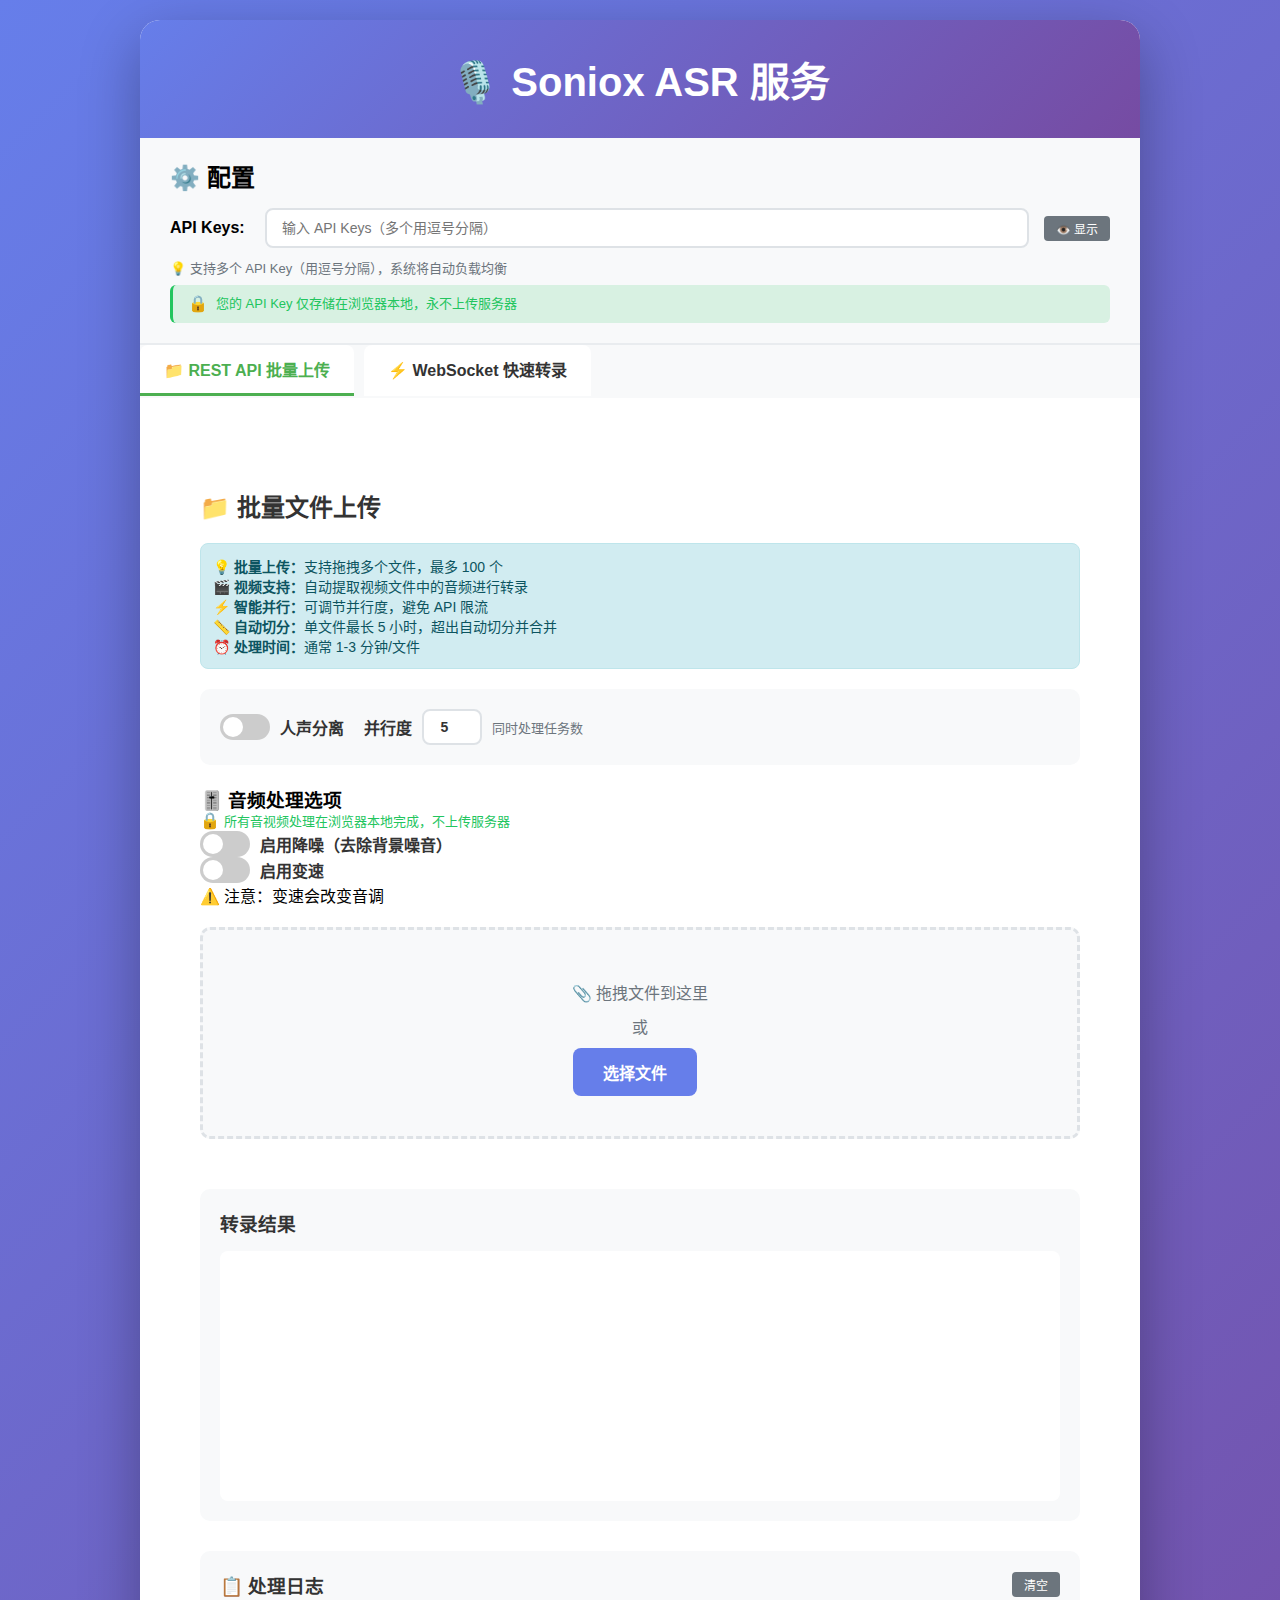
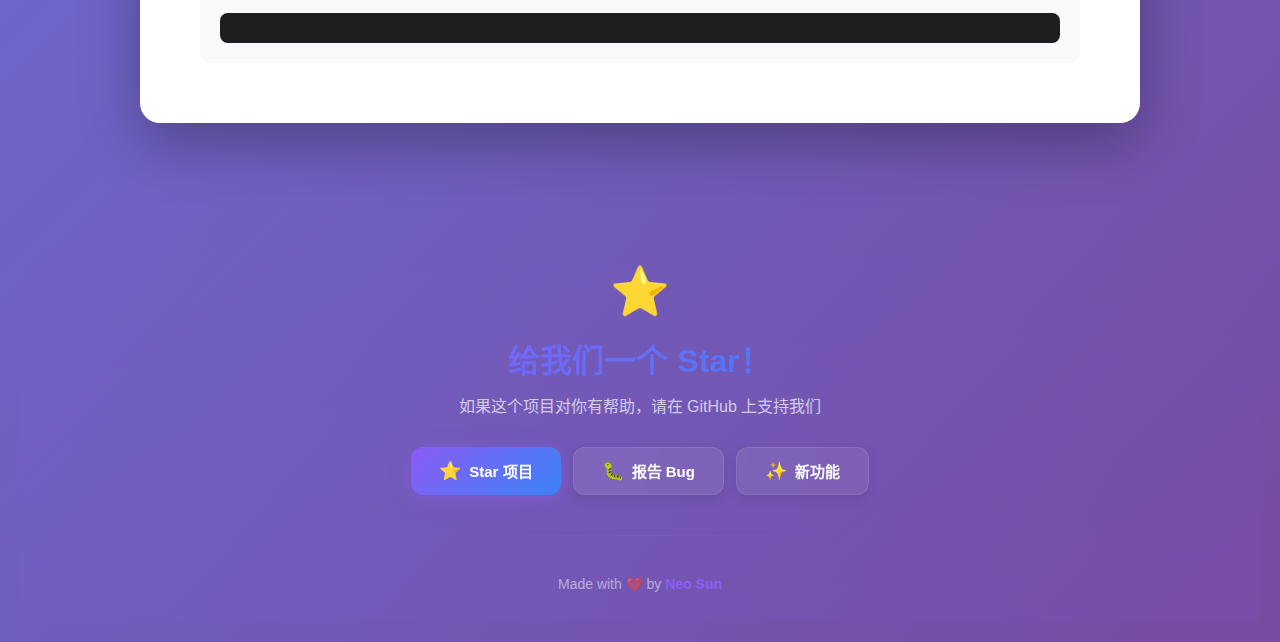
<file: index.html>
<!DOCTYPE html>
<html lang="zh-CN">
<head>
    <meta charset="UTF-8">
    <meta name="viewport" content="width=device-width, initial-scale=1.0">
    <title>Soniox ASR 服务</title>
    <link rel="stylesheet" href="style.css">
    <style>
        .tabs {
            display: flex;
            gap: 10px;
            margin-bottom: 30px;
            border-bottom: 2px solid rgba(255,255,255,0.1);
        }
        .tab {
            padding: 12px 24px;
            background: rgba(255,255,255,0.9);
            border: none;
            border-bottom: 3px solid transparent;
            cursor: pointer;
            font-size: 16px;
            font-weight: 600;
            color: #333;
            transition: all 0.3s;
            border-radius: 8px 8px 0 0;
        }
        .tab:hover {
            background: rgba(255,255,255,1);
            color: #000;
        }
        .tab.active {
            background: rgba(255,255,255,0.95);
            color: #4CAF50;
            border-bottom-color: #4CAF50;
        }
        .tab-content {
            display: none;
        }
        .tab-content.active {
            display: block;
        }
    </style>
</head>
<body>
    <div class="container">
        <header>
            <h1>🎙️ Soniox ASR 服务</h1>
        </header>

        <div class="config-section">
            <h2>⚙️ 配置</h2>
            <div class="form-group">
                <label for="apiKey">API Keys:</label>
                <input type="password" id="apiKey" placeholder="输入 API Keys（多个用逗号分隔）">
                <button id="toggleKeyBtn" class="btn-small">👁️ 显示</button>
            </div>
            <p class="hint">💡 支持多个 API Key（用逗号分隔），系统将自动负载均衡</p>
            <div class="privacy-notice">
                <span class="privacy-icon">🔒</span>
                <span class="privacy-text">您的 API Key 仅存储在浏览器本地，永不上传服务器</span>
            </div>
        </div>

        <div class="tabs">
            <button class="tab active" onclick="switchTab('rest')">📁 REST API 批量上传</button>
            <button class="tab" onclick="switchTab('websocket')">⚡ WebSocket 快速转录</button>
        </div>

        <!-- REST API Tab -->
        <div id="rest-tab" class="tab-content active">
            <div class="main-content">
                <div class="controls">
                    <h2>📁 批量文件上传</h2>
                    
                    <div class="info-box">
                        <p>💡 <strong>批量上传：</strong>支持拖拽多个文件，最多 100 个</p>
                        <p>🎬 <strong>视频支持：</strong>自动提取视频文件中的音频进行转录</p>
                        <p>⚡ <strong>智能并行：</strong>可调节并行度，避免 API 限流</p>
                        <p>📏 <strong>自动切分：</strong>单文件最长 5 小时，超出自动切分并合并</p>
                        <p>⏰ <strong>处理时间：</strong>通常 1-3 分钟/文件</p>
                    </div>
                    
                    <div class="options">
                        <label class="switch">
                            <input type="checkbox" id="uploadEnableDiarization">
                            <span class="slider"></span>
                            <span class="label-text">人声分离</span>
                        </label>
                        <div class="concurrency-control">
                            <label for="concurrencyLimit">并行度</label>
                            <input type="number" id="concurrencyLimit" min="1" max="20" value="5">
                            <span class="hint-text">同时处理任务数</span>
                        </div>
                    </div>

                    <!-- 音频处理选项 -->
                    <div class="audio-processing-section">
                        <h3>🎚️ 音频处理选项</h3>
                        <div class="privacy-notice-small">
                            <span class="privacy-icon">🔒</span>
                            <span class="privacy-text">所有音视频处理在浏览器本地完成，不上传服务器</span>
                        </div>
                        <div class="processing-options">
                            <label class="switch">
                                <input type="checkbox" id="enableNoiseReduction">
                                <span class="slider"></span>
                                <span class="label-text">启用降噪（去除背景噪音）</span>
                            </label>
                            
                            <div class="speed-control">
                                <label class="switch">
                                    <input type="checkbox" id="enableSpeedChange">
                                    <span class="slider"></span>
                                    <span class="label-text">启用变速</span>
                                </label>
                                <div class="speed-options" id="speedOptions" style="display: none;">
                                    <label class="radio-label">
                                        <input type="radio" name="speedRate" value="1.25">
                                        <span>1.25x</span>
                                    </label>
                                    <label class="radio-label">
                                        <input type="radio" name="speedRate" value="1.5" checked>
                                        <span>1.5x</span>
                                    </label>
                                    <label class="radio-label">
                                        <input type="radio" name="speedRate" value="1.75">
                                        <span>1.75x</span>
                                    </label>
                                    <label class="radio-label">
                                        <input type="radio" name="speedRate" value="2.0">
                                        <span>2.0x</span>
                                    </label>
                                </div>
                                <p class="warning-text">⚠️ 注意：变速会改变音调</p>
                            </div>
                        </div>
                    </div>

                    <div id="dropZone" class="drop-zone">
                        <div class="drop-zone-content">
                            <p>📎 拖拽文件到这里</p>
                            <p>或</p>
                            <button id="selectFilesBtn" class="btn btn-primary">选择文件</button>
                            <input type="file" id="fileInput" accept="audio/*,video/*" multiple style="display: none;">
                        </div>
                    </div>

                    <div id="fileList" class="file-list"></div>
                    
                    <div id="processingStatus" class="processing-status" style="display: none;">
                        <h4>处理进度</h4>
                        <p>已完成: <span id="currentProcessing">0</span> / <span id="totalFiles">0</span> (<span id="progressPercent">0</span>%)</p>
                        <p>并行任务数: <span id="concurrency">0</span></p>
                        <div class="progress-bar">
                            <div id="progressBar" class="progress-fill">
                                <span class="progress-text">0%</span>
                            </div>
                        </div>
                    </div>

                    <button id="uploadBtn" class="btn btn-primary" style="display: none;">开始转录</button>
                    <button id="clearBtn" class="btn btn-danger" style="display: none;">清空列表</button>
                </div>

                <div class="transcript-box">
                    <h3>转录结果</h3>
                    <div id="resultTabs" class="result-tabs"></div>
                    <div id="uploadTranscript"></div>
                    <button id="downloadBtn" class="btn btn-success" style="display: none;">下载当前结果</button>
                    <button id="downloadAllBtn" class="btn btn-success" style="display: none;">下载全部结果</button>
                </div>

                <div class="log-box">
                    <h3>📋 处理日志 <button id="clearLogBtn" class="btn-small">清空</button></h3>
                    <div id="logContent"></div>
                </div>
            </div>
        </div>

        <!-- WebSocket Tab -->
        <div id="websocket-tab" class="tab-content">
            <div class="main-content">
                <div class="controls">
                    <h2>⚡ 实时语音识别 + 翻译</h2>
                    
                    <div class="info-box">
                        <p>⚡ <strong>实时识别：</strong>支持 60+ 种语言自动识别</p>
                        <p>🌐 <strong>实时翻译：</strong>支持单向/双向翻译</p>
                        <p>💡 <strong>多人对话：</strong>自动识别不同说话人</p>
                    </div>

                    <div class="options">
                        <label class="switch">
                            <input type="checkbox" id="wsDiarization" checked>
                            <span class="slider"></span>
                            <span class="label-text">人声分离</span>
                        </label>
                        
                        <label class="switch">
                            <input type="checkbox" id="wsLanguageId" checked>
                            <span class="slider"></span>
                            <span class="label-text">语言识别</span>
                        </label>
                    </div>

                    <div class="translation-section">
                        <h4>🌐 翻译设置</h4>
                        
                        <div class="translation-mode">
                            <label class="radio-option">
                                <input type="radio" name="translationType" value="none" checked>
                                <span class="radio-label">不翻译</span>
                            </label>
                            <label class="radio-option">
                                <input type="radio" name="translationType" value="one_way">
                                <span class="radio-label">单向翻译</span>
                            </label>
                            <label class="radio-option">
                                <input type="radio" name="translationType" value="two_way">
                                <span class="radio-label">双向翻译</span>
                            </label>
                        </div>
                        <div id="oneWayOptions" class="translation-options" style="display: none;">
                            <label class="select-label">目标语言:</label>
                            <select id="targetLang" class="lang-select">
                                <option value="zh">中文 (zh)</option>
                                <option value="en">英语 (en)</option>
                                <option value="es">西班牙语 (es)</option>
                                <option value="fr">法语 (fr)</option>
                                <option value="de">德语 (de)</option>
                                <option value="ja">日语 (ja)</option>
                                <option value="ko">韩语 (ko)</option>
                                <option value="ar">阿拉伯语 (ar)</option>
                                <option value="ru">俄语 (ru)</option>
                                <option value="pt">葡萄牙语 (pt)</option>
                                <option value="it">意大利语 (it)</option>
                                <option value="nl">荷兰语 (nl)</option>
                                <option value="pl">波兰语 (pl)</option>
                                <option value="tr">土耳其语 (tr)</option>
                                <option value="vi">越南语 (vi)</option>
                                <option value="th">泰语 (th)</option>
                                <option value="id">印尼语 (id)</option>
                                <option value="hi">印地语 (hi)</option>
                                <option value="uk">乌克兰语 (uk)</option>
                                <option value="cs">捷克语 (cs)</option>
                                <option value="el">希腊语 (el)</option>
                                <option value="ro">罗马尼亚语 (ro)</option>
                                <option value="da">丹麦语 (da)</option>
                                <option value="fi">芬兰语 (fi)</option>
                                <option value="sv">瑞典语 (sv)</option>
                                <option value="no">挪威语 (no)</option>
                                <option value="hu">匈牙利语 (hu)</option>
                                <option value="he">希伯来语 (he)</option>
                                <option value="fa">波斯语 (fa)</option>
                                <option value="bn">孟加拉语 (bn)</option>
                                <option value="ta">泰米尔语 (ta)</option>
                                <option value="te">泰卢固语 (te)</option>
                                <option value="mr">马拉地语 (mr)</option>
                                <option value="gu">古吉拉特语 (gu)</option>
                                <option value="kn">卡纳达语 (kn)</option>
                                <option value="ml">马拉雅拉姆语 (ml)</option>
                                <option value="pa">旁遮普语 (pa)</option>
                                <option value="ur">乌尔都语 (ur)</option>
                                <option value="af">南非荷兰语 (af)</option>
                                <option value="sq">阿尔巴尼亚语 (sq)</option>
                                <option value="az">阿塞拜疆语 (az)</option>
                                <option value="eu">巴斯克语 (eu)</option>
                                <option value="be">白俄罗斯语 (be)</option>
                                <option value="bs">波斯尼亚语 (bs)</option>
                                <option value="bg">保加利亚语 (bg)</option>
                                <option value="ca">加泰罗尼亚语 (ca)</option>
                                <option value="hr">克罗地亚语 (hr)</option>
                                <option value="et">爱沙尼亚语 (et)</option>
                                <option value="gl">加利西亚语 (gl)</option>
                                <option value="kk">哈萨克语 (kk)</option>
                                <option value="lv">拉脱维亚语 (lv)</option>
                                <option value="lt">立陶宛语 (lt)</option>
                                <option value="mk">马其顿语 (mk)</option>
                                <option value="ms">马来语 (ms)</option>
                                <option value="sr">塞尔维亚语 (sr)</option>
                                <option value="sk">斯洛伐克语 (sk)</option>
                                <option value="sl">斯洛文尼亚语 (sl)</option>
                                <option value="sw">斯瓦希里语 (sw)</option>
                                <option value="tl">他加禄语 (tl)</option>
                                <option value="cy">威尔士语 (cy)</option>
                            </select>
                        </div>
                        
                        <div id="twoWayOptions" class="translation-options" style="display: none;">
                            <div class="two-way-container">
                                <div class="lang-group">
                                    <label class="select-label">语言 A:</label>
                                    <select id="langA" class="lang-select">
                                        <option value="en">英语 (en)</option>
                                        <option value="zh">中文 (zh)</option>
                                        <option value="es">西班牙语 (es)</option>
                                        <option value="fr">法语 (fr)</option>
                                        <option value="de">德语 (de)</option>
                                        <option value="ja">日语 (ja)</option>
                                        <option value="ko">韩语 (ko)</option>
                                        <option value="ar">阿拉伯语 (ar)</option>
                                        <option value="ru">俄语 (ru)</option>
                                        <option value="pt">葡萄牙语 (pt)</option>
                                        <option value="it">意大利语 (it)</option>
                                        <option value="nl">荷兰语 (nl)</option>
                                        <option value="pl">波兰语 (pl)</option>
                                        <option value="tr">土耳其语 (tr)</option>
                                        <option value="vi">越南语 (vi)</option>
                                        <option value="th">泰语 (th)</option>
                                        <option value="id">印尼语 (id)</option>
                                        <option value="hi">印地语 (hi)</option>
                                        <option value="uk">乌克兰语 (uk)</option>
                                        <option value="cs">捷克语 (cs)</option>
                                        <option value="el">希腊语 (el)</option>
                                        <option value="ro">罗马尼亚语 (ro)</option>
                                        <option value="da">丹麦语 (da)</option>
                                        <option value="fi">芬兰语 (fi)</option>
                                        <option value="sv">瑞典语 (sv)</option>
                                        <option value="no">挪威语 (no)</option>
                                        <option value="hu">匈牙利语 (hu)</option>
                                        <option value="he">希伯来语 (he)</option>
                                        <option value="fa">波斯语 (fa)</option>
                                        <option value="bn">孟加拉语 (bn)</option>
                                        <option value="ta">泰米尔语 (ta)</option>
                                        <option value="te">泰卢固语 (te)</option>
                                        <option value="mr">马拉地语 (mr)</option>
                                        <option value="gu">古吉拉特语 (gu)</option>
                                        <option value="kn">卡纳达语 (kn)</option>
                                        <option value="ml">马拉雅拉姆语 (ml)</option>
                                        <option value="pa">旁遮普语 (pa)</option>
                                        <option value="ur">乌尔都语 (ur)</option>
                                        <option value="af">南非荷兰语 (af)</option>
                                        <option value="sq">阿尔巴尼亚语 (sq)</option>
                                        <option value="az">阿塞拜疆语 (az)</option>
                                        <option value="eu">巴斯克语 (eu)</option>
                                        <option value="be">白俄罗斯语 (be)</option>
                                        <option value="bs">波斯尼亚语 (bs)</option>
                                        <option value="bg">保加利亚语 (bg)</option>
                                        <option value="ca">加泰罗尼亚语 (ca)</option>
                                        <option value="hr">克罗地亚语 (hr)</option>
                                        <option value="et">爱沙尼亚语 (et)</option>
                                        <option value="gl">加利西亚语 (gl)</option>
                                        <option value="kk">哈萨克语 (kk)</option>
                                        <option value="lv">拉脱维亚语 (lv)</option>
                                        <option value="lt">立陶宛语 (lt)</option>
                                        <option value="mk">马其顿语 (mk)</option>
                                        <option value="ms">马来语 (ms)</option>
                                        <option value="sr">塞尔维亚语 (sr)</option>
                                        <option value="sk">斯洛伐克语 (sk)</option>
                                        <option value="sl">斯洛文尼亚语 (sl)</option>
                                        <option value="sw">斯瓦希里语 (sw)</option>
                                        <option value="tl">他加禄语 (tl)</option>
                                        <option value="cy">威尔士语 (cy)</option>
                                    </select>
                                </div>
                                <span class="arrow">↔</span>
                                <div class="lang-group">
                                    <label class="select-label">语言 B:</label>
                                    <select id="langB" class="lang-select">
                                        <option value="zh">中文 (zh)</option>
                                        <option value="en">英语 (en)</option>
                                        <option value="es">西班牙语 (es)</option>
                                        <option value="fr">法语 (fr)</option>
                                        <option value="de">德语 (de)</option>
                                        <option value="ja">日语 (ja)</option>
                                        <option value="ko">韩语 (ko)</option>
                                        <option value="ar">阿拉伯语 (ar)</option>
                                        <option value="ru">俄语 (ru)</option>
                                        <option value="pt">葡萄牙语 (pt)</option>
                                        <option value="it">意大利语 (it)</option>
                                        <option value="nl">荷兰语 (nl)</option>
                                        <option value="pl">波兰语 (pl)</option>
                                        <option value="tr">土耳其语 (tr)</option>
                                        <option value="vi">越南语 (vi)</option>
                                        <option value="th">泰语 (th)</option>
                                        <option value="id">印尼语 (id)</option>
                                        <option value="hi">印地语 (hi)</option>
                                        <option value="uk">乌克兰语 (uk)</option>
                                        <option value="cs">捷克语 (cs)</option>
                                        <option value="el">希腊语 (el)</option>
                                        <option value="ro">罗马尼亚语 (ro)</option>
                                        <option value="da">丹麦语 (da)</option>
                                        <option value="fi">芬兰语 (fi)</option>
                                        <option value="sv">瑞典语 (sv)</option>
                                        <option value="no">挪威语 (no)</option>
                                        <option value="hu">匈牙利语 (hu)</option>
                                        <option value="he">希伯来语 (he)</option>
                                        <option value="fa">波斯语 (fa)</option>
                                        <option value="bn">孟加拉语 (bn)</option>
                                        <option value="ta">泰米尔语 (ta)</option>
                                        <option value="te">泰卢固语 (te)</option>
                                        <option value="mr">马拉地语 (mr)</option>
                                        <option value="gu">古吉拉特语 (gu)</option>
                                        <option value="kn">卡纳达语 (kn)</option>
                                        <option value="ml">马拉雅拉姆语 (ml)</option>
                                        <option value="pa">旁遮普语 (pa)</option>
                                        <option value="ur">乌尔都语 (ur)</option>
                                        <option value="af">南非荷兰语 (af)</option>
                                        <option value="sq">阿尔巴尼亚语 (sq)</option>
                                        <option value="az">阿塞拜疆语 (az)</option>
                                        <option value="eu">巴斯克语 (eu)</option>
                                        <option value="be">白俄罗斯语 (be)</option>
                                        <option value="bs">波斯尼亚语 (bs)</option>
                                        <option value="bg">保加利亚语 (bg)</option>
                                        <option value="ca">加泰罗尼亚语 (ca)</option>
                                        <option value="hr">克罗地亚语 (hr)</option>
                                        <option value="et">爱沙尼亚语 (et)</option>
                                        <option value="gl">加利西亚语 (gl)</option>
                                        <option value="kk">哈萨克语 (kk)</option>
                                        <option value="lv">拉脱维亚语 (lv)</option>
                                        <option value="lt">立陶宛语 (lt)</option>
                                        <option value="mk">马其顿语 (mk)</option>
                                        <option value="ms">马来语 (ms)</option>
                                        <option value="sr">塞尔维亚语 (sr)</option>
                                        <option value="sk">斯洛伐克语 (sk)</option>
                                        <option value="sl">斯洛文尼亚语 (sl)</option>
                                        <option value="sw">斯瓦希里语 (sw)</option>
                                        <option value="tl">他加禄语 (tl)</option>
                                        <option value="cy">威尔士语 (cy)</option>
                                    </select>
                                </div>
                            </div>
                        </div>
                    </div>

                    <div class="audio-source-section">
                        <h4>🎤 音频来源</h4>
                        <div class="translation-mode">
                            <label class="radio-option">
                                <input type="radio" name="audioSource" value="microphone" checked>
                                <span class="radio-label">🎤 麦克风录音</span>
                            </label>
                            <label class="radio-option">
                                <input type="radio" name="audioSource" value="file">
                                <span class="radio-label">📁 上传文件</span>
                            </label>
                        </div>
                        <div id="fileUploadSection" style="display: none; margin-top: 15px;">
                            <input type="file" id="wsFile" accept="audio/*,video/*" style="padding: 10px; background: white; border-radius: 8px; width: 100%;" disabled>
                        </div>
                    </div>

                    <button id="wsStartBtn" class="btn btn-primary">🎤 开始录音</button>
                    <button id="wsStopBtn" class="btn btn-danger" style="display: none;">⏹️ 停止录音</button>

                    <div id="wsStatus" style="display: none; padding: 15px; border-radius: 8px; margin-top: 15px;"></div>
                </div>

                <div class="transcript-box">
                    <h3>实时转录结果</h3>
                    <div id="wsResult" style="background: white; padding: 20px; border-radius: 8px; min-height: 200px; white-space: pre-wrap; font-family: 'Arial', sans-serif; line-height: 1.8; border: 2px solid #dee2e6;"></div>
                </div>

                <div class="log-box">
                    <h3>📋 处理日志 <button id="wsClearLog" class="btn-small">清空</button></h3>
                    <div id="wsLog"></div>
                </div>
            </div>
        </div>
    </div>

    <script src="app.js?v=20251031-1631"></script>
    <script>
        function switchTab(tab) {
            document.querySelectorAll('.tab').forEach(t => t.classList.remove('active'));
            document.querySelectorAll('.tab-content').forEach(c => c.classList.remove('active'));
            event.target.classList.add('active');
            document.getElementById(tab + '-tab').classList.add('active');
        }

        function wsLog(msg, type = 'info') {
            const logDiv = document.getElementById('wsLog');
            const time = new Date().toLocaleTimeString();
            const colors = { info: '#4CAF50', error: '#f44336', warning: '#ff9800' };
            logDiv.innerHTML += `<div style="color: ${colors[type]};">[${time}] ${msg}</div>`;
            logDiv.scrollTop = logDiv.scrollHeight;
        }

        function wsUpdateStatus(msg, type = 'info') {
            const statusDiv = document.getElementById('wsStatus');
            statusDiv.style.display = 'block';
            statusDiv.textContent = msg;
            const colors = { info: '#2196F3', success: '#4CAF50', error: '#f44336' };
            statusDiv.style.background = colors[type] + '20';
            statusDiv.style.color = colors[type];
        }

        document.getElementById('wsClearLog').onclick = () => document.getElementById('wsLog').innerHTML = '';

        document.getElementById('wsStartBtn').onclick = async () => {
            const keysValue = document.getElementById('apiKey').value.trim();
            const fileInput = document.getElementById('wsFile');
            
            if (!keysValue) { alert('请输入 API Keys'); return; }
            if (!fileInput.files[0]) { alert('请选择文件'); return; }

            const keys = keysValue.split(',').map(k => k.trim()).filter(k => k);
            const apiKey = keys[Math.floor(Math.random() * keys.length)];
            const file = fileInput.files[0];

            wsLog(`📁 ${file.name} (${(file.size/1024/1024).toFixed(2)}MB)`);
            wsLog(`🔑 Key: ${apiKey.substring(0, 10)}...`);

            document.getElementById('wsStartBtn').disabled = true;
            document.getElementById('wsResult').textContent = '';
            wsUpdateStatus('连接中...', 'info');

            try {
                const ws = new WebSocket('ws://localhost:8001/ws/transcribe');
                let text = '';

                ws.onopen = async () => {
                    wsLog('✅ 已连接');
                    ws.send(JSON.stringify({
                        api_key: apiKey,
                        model: 'stt-rt-v3',
                        audio_format: 'auto',
                        enable_speaker_diarization: document.getElementById('wsDiarization').checked
                    }));

                    wsUpdateStatus('发送音频...', 'info');
                    const reader = new FileReader();
                    reader.onload = async (e) => {
                        const buf = e.target.result;
                        for (let i = 0; i < buf.byteLength; i += 3840) {
                            if (ws.readyState === 1) {
                                ws.send(buf.slice(i, Math.min(i + 3840, buf.byteLength)));
                                await new Promise(r => setTimeout(r, 10));
                            }
                        }
                        ws.send(new ArrayBuffer(0));
                        wsLog('✅ 发送完成');
                        wsUpdateStatus('转录中...', 'info');
                    };
                    reader.readAsArrayBuffer(file);
                };

                ws.onmessage = (e) => {
                    const r = JSON.parse(e.data);
                    if (r.error || r.error_code) {
                        const err = r.error_message || r.error || `错误: ${r.error_code}`;
                        wsLog(`❌ ${err}`, 'error');
                        wsUpdateStatus(err, 'error');
                        ws.close();
                        document.getElementById('wsStartBtn').disabled = false;
                        return;
                    }
                    if (r.tokens) r.tokens.forEach(t => { if (t.is_final) text += t.text; });
                    document.getElementById('wsResult').textContent = text;
                    if (r.finished) {
                        wsLog('✅ 完成');
                        wsUpdateStatus('完成！', 'success');
                        ws.close();
                        document.getElementById('wsStartBtn').disabled = false;
                    }
                };

                ws.onerror = () => {
                    wsLog('❌ 连接错误', 'error');
                    wsUpdateStatus('错误', 'error');
                    document.getElementById('wsStartBtn').disabled = false;
                };
            } catch (error) {
                wsLog(`❌ ${error.message}`, 'error');
                document.getElementById('wsStartBtn').disabled = false;
            }
        };
    </script>

    <!-- 页脚 -->
    <footer class="footer">
        <div class="star-cta">
            <div class="star-icon">⭐</div>
            <h3>给我们一个 Star！</h3>
            <p>如果这个项目对你有帮助，请在 GitHub 上支持我们</p>
            <div class="star-actions">
                <a href="https://github.com/neosun100/soniox-asr-web" target="_blank" class="action-btn primary">
                    <span class="btn-icon">⭐</span>
                    <span class="btn-text">Star 项目</span>
                </a>
                <a href="https://github.com/neosun100/soniox-asr-web/issues" target="_blank" class="action-btn">
                    <span class="btn-icon">🐛</span>
                    <span class="btn-text">报告 Bug</span>
                </a>
                <a href="https://github.com/neosun100/soniox-asr-web/issues" target="_blank" class="action-btn">
                    <span class="btn-icon">✨</span>
                    <span class="btn-text">新功能</span>
                </a>
            </div>
        </div>
        <div class="footer-divider"></div>
        <p class="footer-text">Made with ❤️ by <a href="https://github.com/neosun100" target="_blank">Neo Sun</a></p>
    </footer>
</body>
</html>
</file>
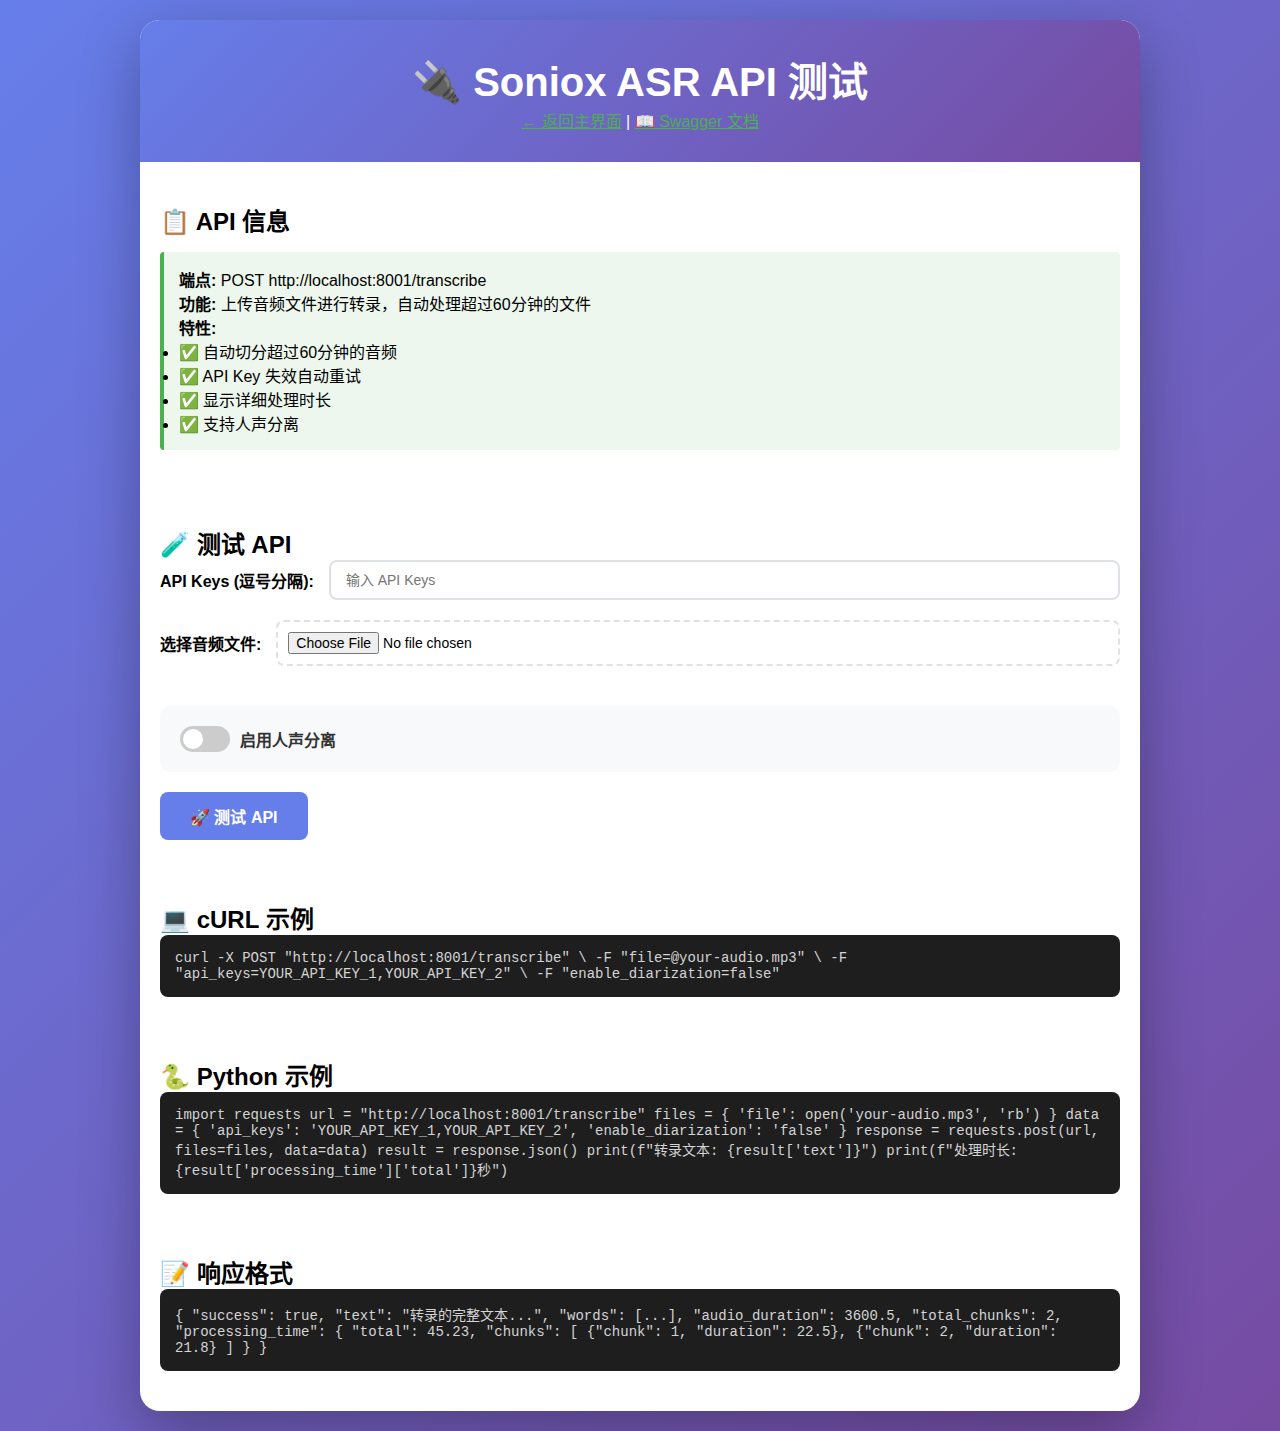
<file: api-test.html>
<!DOCTYPE html>
<html lang="zh-CN">
<head>
    <meta charset="UTF-8">
    <meta name="viewport" content="width=device-width, initial-scale=1.0">
    <title>Soniox ASR API 测试</title>
    <link rel="stylesheet" href="style.css">
    <style>
        .api-section {
            background: rgba(255, 255, 255, 0.05);
            border-radius: 12px;
            padding: 20px;
            margin: 20px 0;
        }
        .api-info {
            background: rgba(76, 175, 80, 0.1);
            border-left: 4px solid #4CAF50;
            padding: 15px;
            margin: 15px 0;
            border-radius: 4px;
        }
        .code-block {
            background: #1e1e1e;
            color: #d4d4d4;
            padding: 15px;
            border-radius: 8px;
            overflow-x: auto;
            font-family: 'Courier New', monospace;
            font-size: 14px;
        }
        .response-box {
            background: rgba(255, 255, 255, 0.03);
            border: 1px solid rgba(255, 255, 255, 0.1);
            border-radius: 8px;
            padding: 15px;
            margin-top: 15px;
            max-height: 400px;
            overflow-y: auto;
        }
    </style>
</head>
<body>
    <div class="container">
        <header>
            <h1>🔌 Soniox ASR API 测试</h1>
            <p><a href="index.html" style="color: #4CAF50;">← 返回主界面</a> | <a href="http://localhost:8001/docs" target="_blank" style="color: #4CAF50;">📖 Swagger 文档</a></p>
        </header>

        <div class="api-section">
            <h2>📋 API 信息</h2>
            <div class="api-info">
                <p><strong>端点:</strong> POST http://localhost:8001/transcribe</p>
                <p><strong>功能:</strong> 上传音频文件进行转录，自动处理超过60分钟的文件</p>
                <p><strong>特性:</strong></p>
                <ul>
                    <li>✅ 自动切分超过60分钟的音频</li>
                    <li>✅ API Key 失效自动重试</li>
                    <li>✅ 显示详细处理时长</li>
                    <li>✅ 支持人声分离</li>
                </ul>
            </div>
        </div>

        <div class="api-section">
            <h2>🧪 测试 API</h2>
            
            <div class="form-group">
                <label for="testApiKeys">API Keys (逗号分隔):</label>
                <input type="text" id="testApiKeys" value="" placeholder="输入 API Keys">
            </div>

            <div class="form-group">
                <label for="testFile">选择音频文件:</label>
                <input type="file" id="testFile" accept="audio/*,video/*">
            </div>

            <div class="options">
                <label class="switch">
                    <input type="checkbox" id="testDiarization">
                    <span class="slider"></span>
                    <span class="label-text">启用人声分离</span>
                </label>
            </div>

            <button id="testApiBtn" class="btn btn-primary">🚀 测试 API</button>

            <div id="testResponse" class="response-box" style="display: none;">
                <h3>📊 响应结果:</h3>
                <pre id="responseContent"></pre>
            </div>
        </div>

        <div class="api-section">
            <h2>💻 cURL 示例</h2>
            <div class="code-block">
curl -X POST "http://localhost:8001/transcribe" \
  -F "file=@your-audio.mp3" \
  -F "api_keys=YOUR_API_KEY_1,YOUR_API_KEY_2" \
  -F "enable_diarization=false"
            </div>
        </div>

        <div class="api-section">
            <h2>🐍 Python 示例</h2>
            <div class="code-block">
import requests

url = "http://localhost:8001/transcribe"

files = {
    'file': open('your-audio.mp3', 'rb')
}

data = {
    'api_keys': 'YOUR_API_KEY_1,YOUR_API_KEY_2',
    'enable_diarization': 'false'
}

response = requests.post(url, files=files, data=data)
result = response.json()

print(f"转录文本: {result['text']}")
print(f"处理时长: {result['processing_time']['total']}秒")
            </div>
        </div>

        <div class="api-section">
            <h2>📝 响应格式</h2>
            <div class="code-block">
{
  "success": true,
  "text": "转录的完整文本...",
  "words": [...],
  "audio_duration": 3600.5,
  "total_chunks": 2,
  "processing_time": {
    "total": 45.23,
    "chunks": [
      {"chunk": 1, "duration": 22.5},
      {"chunk": 2, "duration": 21.8}
    ]
  }
}
            </div>
        </div>
    </div>

    <script>
        // API Key 持久化
        const API_KEY_STORAGE_KEY = 'soniox_api_keys';
        
        window.addEventListener('DOMContentLoaded', () => {
            const savedKeys = localStorage.getItem(API_KEY_STORAGE_KEY);
            const apiKeyInput = document.getElementById('testApiKeys');
            if (savedKeys) {
                apiKeyInput.value = savedKeys;
            }
            
            apiKeyInput.addEventListener('input', () => {
                const keys = apiKeyInput.value.trim();
                if (keys) {
                    localStorage.setItem(API_KEY_STORAGE_KEY, keys);
                }
            });
        });
        
        document.getElementById('testApiBtn').addEventListener('click', async () => {
            const apiKeys = document.getElementById('testApiKeys').value.trim();
            const fileInput = document.getElementById('testFile');
            const diarization = document.getElementById('testDiarization').checked;
            const responseBox = document.getElementById('testResponse');
            const responseContent = document.getElementById('responseContent');
            const btn = document.getElementById('testApiBtn');

            if (!apiKeys) {
                alert('请输入 API Keys');
                return;
            }

            if (!fileInput.files.length) {
                alert('请选择音频文件');
                return;
            }

            btn.disabled = true;
            btn.textContent = '⏳ 处理中...';
            responseBox.style.display = 'none';

            try {
                const formData = new FormData();
                formData.append('file', fileInput.files[0]);
                formData.append('api_keys', apiKeys);
                formData.append('enable_diarization', diarization);

                const startTime = Date.now();
                const response = await fetch('http://localhost:8001/transcribe', {
                    method: 'POST',
                    body: formData
                });

                const result = await response.json();
                const endTime = Date.now();
                const clientTime = ((endTime - startTime) / 1000).toFixed(2);

                if (response.ok) {
                    responseContent.textContent = JSON.stringify(result, null, 2);
                    responseBox.style.display = 'block';
                    alert(`✅ 转录成功！\n客户端耗时: ${clientTime}秒\n服务端耗时: ${result.processing_time.total.toFixed(2)}秒`);
                } else {
                    responseContent.textContent = JSON.stringify(result, null, 2);
                    responseBox.style.display = 'block';
                    alert('❌ 转录失败: ' + (result.detail || '未知错误'));
                }
            } catch (error) {
                alert('❌ 请求失败: ' + error.message);
                console.error(error);
            } finally {
                btn.disabled = false;
                btn.textContent = '🚀 测试 API';
            }
        });
    </script>
</body>
</html>
</file>
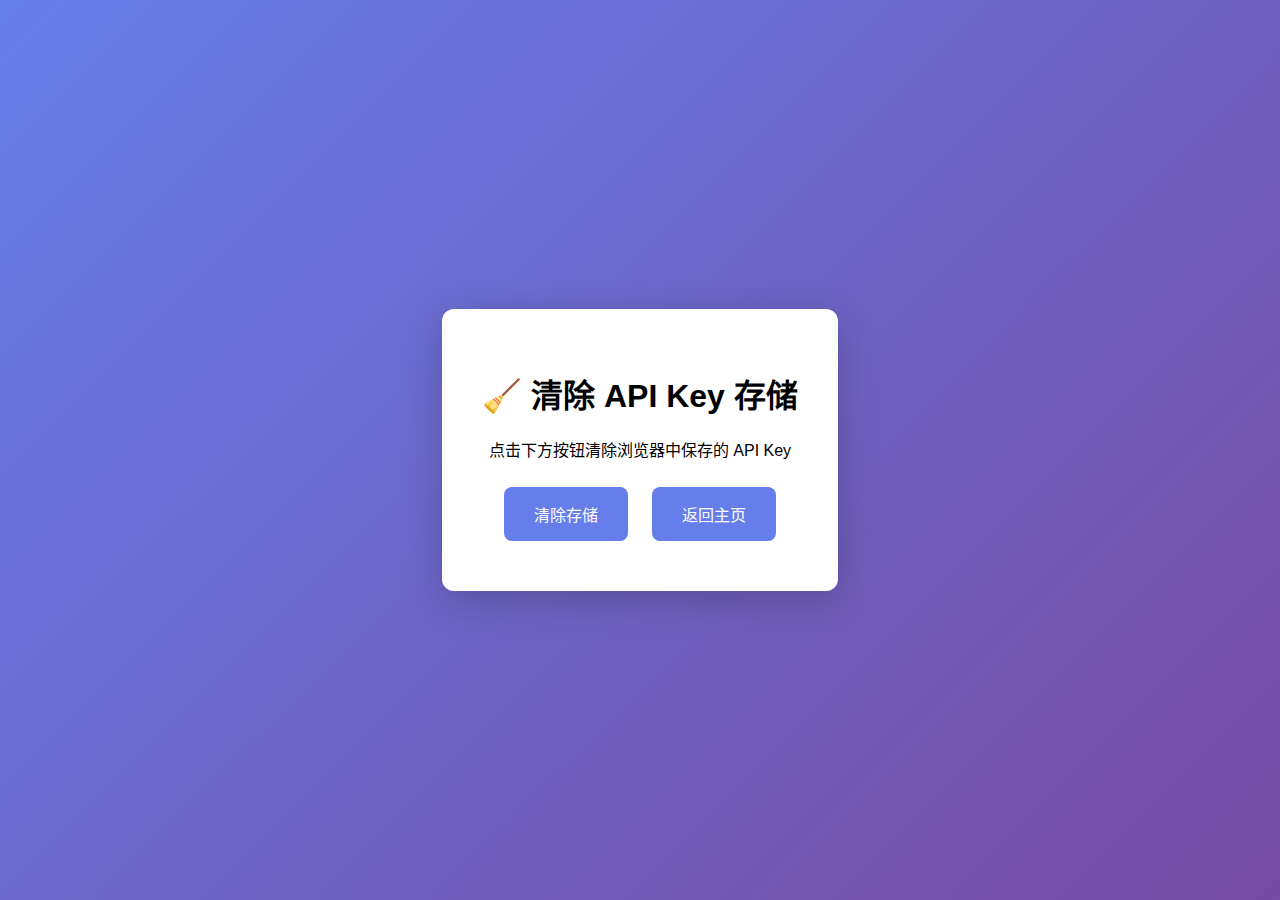
<file: clear-storage.html>
<!DOCTYPE html>
<html lang="zh-CN">
<head>
    <meta charset="UTF-8">
    <meta name="viewport" content="width=device-width, initial-scale=1.0">
    <title>清除存储</title>
    <style>
        body {
            font-family: Arial, sans-serif;
            display: flex;
            justify-content: center;
            align-items: center;
            height: 100vh;
            margin: 0;
            background: linear-gradient(135deg, #667eea 0%, #764ba2 100%);
        }
        .container {
            background: white;
            padding: 40px;
            border-radius: 12px;
            box-shadow: 0 10px 40px rgba(0,0,0,0.2);
            text-align: center;
        }
        button {
            background: #667eea;
            color: white;
            border: none;
            padding: 15px 30px;
            font-size: 16px;
            border-radius: 8px;
            cursor: pointer;
            margin: 10px;
        }
        button:hover {
            background: #5568d3;
        }
        .success {
            color: #4CAF50;
            margin-top: 20px;
            font-weight: bold;
        }
    </style>
</head>
<body>
    <div class="container">
        <h1>🧹 清除 API Key 存储</h1>
        <p>点击下方按钮清除浏览器中保存的 API Key</p>
        <button onclick="clearStorage()">清除存储</button>
        <button onclick="location.href='index.html'">返回主页</button>
        <div id="message"></div>
    </div>

    <script>
        function clearStorage() {
            localStorage.removeItem('soniox_api_keys');
            document.getElementById('message').innerHTML = '<p class="success">✅ API Key 已清除！</p>';
            setTimeout(() => {
                location.href = 'index.html';
            }, 1500);
        }
    </script>
</body>
</html>
</file>
<file: style.css>
* {
    margin: 0;
    padding: 0;
    box-sizing: border-box;
}

body {
    font-family: -apple-system, BlinkMacSystemFont, 'Segoe UI', Roboto, Oxygen, Ubuntu, Cantarell, sans-serif;
    background: linear-gradient(135deg, #667eea 0%, #764ba2 100%);
    min-height: 100vh;
    padding: 20px;
}

.container {
    max-width: 1000px;
    margin: 0 auto;
    background: white;
    border-radius: 20px;
    box-shadow: 0 20px 60px rgba(0,0,0,0.3);
    overflow: hidden;
}

header {
    background: linear-gradient(135deg, #667eea 0%, #764ba2 100%);
    color: white;
    padding: 30px;
    text-align: center;
}

h1 {
    font-size: 2.5em;
    margin: 0;
}

.config-section {
    padding: 20px 30px;
    background: #f8f9fa;
    border-bottom: 2px solid #e9ecef;
}

.config-section h2 {
    margin-bottom: 15px;
}

.hint {
    margin-top: 10px;
    font-size: 13px;
    color: #6c757d;
}

.form-group {
    display: flex;
    align-items: center;
    gap: 15px;
}

.form-group label {
    font-weight: 600;
    min-width: 80px;
}

.form-group input {
    flex: 1;
    padding: 10px 15px;
    border: 2px solid #dee2e6;
    border-radius: 8px;
    font-size: 14px;
}

.tabs {
    display: flex;
    background: #f8f9fa;
    border-bottom: 2px solid #dee2e6;
}

.tab-btn {
    flex: 1;
    padding: 15px;
    border: none;
    background: transparent;
    cursor: pointer;
    font-size: 16px;
    font-weight: 600;
    color: #6c757d;
    transition: all 0.3s;
}

.tab-btn:hover {
    background: #e9ecef;
}

.tab-btn.active {
    background: white;
    color: #667eea;
    border-bottom: 3px solid #667eea;
}

.tab-content {
    display: none;
    padding: 30px;
}

.tab-content.active {
    display: block;
}

.controls {
    margin-bottom: 30px;
}

.controls h2 {
    margin-bottom: 20px;
    color: #333;
}

.options {
    display: flex;
    flex-wrap: wrap;
    gap: 20px;
    align-items: center;
    margin: 20px 0;
    padding: 20px;
    background: #f8f9fa;
    border-radius: 10px;
}

.switch {
    display: flex;
    align-items: center;
    gap: 10px;
    cursor: pointer;
}

.switch input {
    display: none;
}

.slider {
    width: 50px;
    height: 26px;
    background: #ccc;
    border-radius: 13px;
    position: relative;
    transition: 0.3s;
}

.slider:before {
    content: '';
    position: absolute;
    width: 20px;
    height: 20px;
    background: white;
    border-radius: 50%;
    top: 3px;
    left: 3px;
    transition: 0.3s;
}

.switch input:checked + .slider {
    background: #667eea;
}

.switch input:checked + .slider:before {
    transform: translateX(24px);
}

.label-text {
    font-weight: 600;
    color: #333;
}

.concurrency-control {
    display: flex;
    align-items: center;
    gap: 10px;
}

.concurrency-control label {
    font-weight: 600;
    color: #333;
}

.concurrency-control input[type="number"] {
    width: 60px;
    padding: 8px 12px;
    border: 2px solid #dee2e6;
    border-radius: 8px;
    font-size: 14px;
    font-weight: 600;
    text-align: center;
    background: white;
    color: #333;
}

.concurrency-control input[type="number"]:focus {
    outline: none;
    border-color: #667eea;
}

.concurrency-control .hint-text {
    color: #6c757d;
    font-size: 13px;
}

#translationOptions {
    display: flex;
    gap: 10px;
    flex-wrap: wrap;
}

#translationOptions select,
#translationOptions input {
    padding: 8px 12px;
    border: 2px solid #dee2e6;
    border-radius: 6px;
    font-size: 14px;
    min-width: 200px;
}

.btn {
    padding: 12px 30px;
    border: none;
    border-radius: 8px;
    font-size: 16px;
    font-weight: 600;
    cursor: pointer;
    transition: all 0.3s;
    margin-right: 10px;
}

.btn-primary {
    background: #667eea;
    color: white;
}

.btn-primary:hover:not(:disabled) {
    background: #5568d3;
    transform: translateY(-2px);
    box-shadow: 0 5px 15px rgba(102, 126, 234, 0.4);
}

.btn-danger {
    background: #dc3545;
    color: white;
}

.btn-danger:hover:not(:disabled) {
    background: #c82333;
    transform: translateY(-2px);
    box-shadow: 0 5px 15px rgba(220, 53, 69, 0.4);
}

.btn-success {
    background: #28a745;
    color: white;
}

.btn-success:hover:not(:disabled) {
    background: #218838;
    transform: translateY(-2px);
    box-shadow: 0 5px 15px rgba(40, 167, 69, 0.4);
}

.btn:disabled {
    opacity: 0.5;
    cursor: not-allowed;
}

.status {
    display: inline-block;
    padding: 8px 16px;
    background: #e9ecef;
    border-radius: 20px;
    font-size: 14px;
    font-weight: 600;
    color: #6c757d;
}

.status.recording {
    background: #dc3545;
    color: white;
    animation: pulse 1.5s infinite;
}

@keyframes pulse {
    0%, 100% { opacity: 1; }
    50% { opacity: 0.7; }
}

.transcript-box {
    background: #f8f9fa;
    border-radius: 10px;
    padding: 20px;
    min-height: 300px;
}

.transcript-box h3 {
    margin-bottom: 15px;
    color: #333;
}

#transcript,
#uploadTranscript {
    background: white;
    padding: 20px;
    border-radius: 8px;
    min-height: 250px;
    max-height: 500px;
    overflow-y: auto;
    line-height: 1.8;
    font-size: 16px;
    color: #333;
}

.token {
    display: inline;
}

.token.final {
    color: #000;
}

.token.non-final {
    color: #999;
}

.speaker-label {
    display: block;
    font-weight: bold;
    color: #667eea;
    margin-top: 15px;
    margin-bottom: 5px;
}

.translation {
    display: block;
    color: #28a745;
    font-style: italic;
    margin-left: 20px;
}

input[type="file"] {
    display: block;
    margin: 20px 0;
    padding: 10px;
    border: 2px dashed #dee2e6;
    border-radius: 8px;
    width: 100%;
    cursor: pointer;
}

input[type="file"]:hover {
    border-color: #667eea;
    background: #f8f9fa;
}

.translation-help {
    width: 100%;
    background: #e7f3ff;
    padding: 10px;
    border-radius: 6px;
    font-size: 13px;
    color: #004085;
}

.translation-help p {
    margin: 5px 0;
}

.info-box {
    background: #d1ecf1;
    border: 1px solid #bee5eb;
    border-radius: 8px;
    padding: 12px;
    margin: 15px 0;
    color: #0c5460;
}

.info-box p {
    margin: 0;
    font-size: 14px;
}

.drop-zone {
    border: 3px dashed #dee2e6;
    border-radius: 10px;
    padding: 40px;
    text-align: center;
    background: #f8f9fa;
    margin: 20px 0;
    transition: all 0.3s;
    cursor: pointer;
}

.drop-zone:hover,
.drop-zone.drag-over {
    border-color: #667eea;
    background: #e7f3ff;
}

.drop-zone-content p {
    margin: 10px 0;
    font-size: 16px;
    color: #6c757d;
}

.file-list {
    margin: 20px 0;
    max-height: 200px;
    overflow-y: auto;
}

.file-item {
    display: flex;
    justify-content: space-between;
    align-items: center;
    padding: 10px;
    background: #f8f9fa;
    border-radius: 6px;
    margin-bottom: 8px;
}

.file-item-name {
    flex: 1;
    font-size: 14px;
}

.file-item-status {
    font-size: 12px;
    padding: 4px 8px;
    border-radius: 4px;
    margin-left: 10px;
}

.file-item-status.pending {
    background: #ffc107;
    color: #000;
}

.file-item-status.processing {
    background: #17a2b8;
    color: white;
}

.file-item-status.completed {
    background: #28a745;
    color: white;
}

.file-item-status.error {
    background: #dc3545;
    color: white;
}

.file-item-remove {
    background: #dc3545;
    color: white;
    border: none;
    padding: 4px 8px;
    border-radius: 4px;
    cursor: pointer;
    margin-left: 10px;
}

.processing-status {
    background: #e7f3ff;
    padding: 20px;
    border-radius: 8px;
    margin: 20px 0;
    border: 2px solid #667eea;
}

.processing-status h4 {
    margin: 0 0 15px 0;
    color: #667eea;
    font-size: 18px;
}

.processing-status p {
    margin: 8px 0;
    font-size: 15px;
    font-weight: 600;
}

.progress-bar {
    width: 100%;
    height: 30px;
    background: #dee2e6;
    border-radius: 15px;
    overflow: hidden;
    margin-top: 15px;
    box-shadow: inset 0 2px 4px rgba(0,0,0,0.1);
}

.progress-fill {
    height: 100%;
    background: linear-gradient(90deg, #667eea 0%, #764ba2 100%);
    transition: width 0.3s ease;
    display: flex;
    align-items: center;
    justify-content: center;
    min-width: 0;
}

.progress-text {
    color: white;
    font-weight: bold;
    font-size: 14px;
    text-shadow: 0 1px 2px rgba(0,0,0,0.3);
}
}

.result-tabs {
    display: flex;
    gap: 5px;
    margin-bottom: 15px;
    flex-wrap: wrap;
}

.result-tab {
    padding: 8px 16px;
    background: #e9ecef;
    border: none;
    border-radius: 6px;
    cursor: pointer;
    font-size: 14px;
    transition: all 0.3s;
}

.result-tab:hover {
    background: #dee2e6;
}

.result-tab.active {
    background: #667eea;
    color: white;
}

.log-box {
    background: #f8f9fa;
    border-radius: 10px;
    padding: 20px;
    margin-top: 30px;
}

.log-box h3 {
    margin-bottom: 15px;
    color: #333;
    display: flex;
    justify-content: space-between;
    align-items: center;
}

#logContent {
    background: #1e1e1e;
    color: #d4d4d4;
    padding: 15px;
    border-radius: 8px;
    max-height: 300px;
    overflow-y: auto;
    font-family: 'Courier New', monospace;
    font-size: 13px;
    line-height: 1.6;
}

.log-entry {
    margin: 3px 0;
    padding: 2px 0;
}

.log-info {
    color: #4ec9b0;
}

.log-success {
    color: #4ec9b0;
    font-weight: bold;
}

.log-warning {
    color: #dcdcaa;
}

.log-error {
    color: #f48771;
    font-weight: bold;
}

.log-debug {
    color: #9cdcfe;
}

.btn-small {
    padding: 4px 12px;
    font-size: 12px;
    border: none;
    border-radius: 4px;
    background: #6c757d;
    color: white;
    cursor: pointer;
    transition: all 0.3s;
}

.btn-small:hover {
    background: #5a6268;
}

.main-content {
    padding: 30px;
}


/* WebSocket 翻译设置 */
.translation-section, .audio-source-section {
    margin: 20px 0;
    padding: 20px;
    background: rgba(255,255,255,0.05);
    border-radius: 10px;
    border: 1px solid rgba(255,255,255,0.1);
}

.translation-section h4, .audio-source-section h4 {
    margin: 0 0 15px 0;
    font-size: 16px;
    color: #333 !important;
    font-weight: 600;
}

.translation-mode {
    display: flex;
    gap: 15px;
    margin-bottom: 20px;
    flex-wrap: wrap;
}

.radio-option {
    display: inline-flex;
    align-items: center;
    cursor: pointer;
    padding: 10px 20px;
    background: white;
    border: 2px solid #dee2e6;
    border-radius: 8px;
    transition: all 0.3s;
}

.radio-option:hover {
    border-color: #667eea;
    transform: translateY(-2px);
    box-shadow: 0 4px 8px rgba(0,0,0,0.1);
}

.radio-option input[type="radio"] {
    display: none;
}

.radio-option .radio-label {
    color: #333;
    font-weight: 600;
    font-size: 14px;
}

.radio-option input[type="radio"]:checked + .radio-label {
    color: #4CAF50;
}

.radio-option:has(input[type="radio"]:checked) {
    border-color: #4CAF50;
    background: #f0f9f4;
}

.translation-options {
    margin-top: 15px;
    padding: 15px;
    background: white;
    border-radius: 8px;
}

.select-label {
    color: #333;
    font-weight: 600;
    margin-right: 10px;
}

.lang-select {
    padding: 10px 15px;
    border: 2px solid #dee2e6;
    border-radius: 8px;
    background: white;
    color: #333;
    font-size: 14px;
    font-weight: 500;
    min-width: 200px;
    cursor: pointer;
    transition: all 0.3s;
}

.lang-select:hover {
    border-color: #667eea;
}

.lang-select:focus {
    outline: none;
    border-color: #667eea;
    box-shadow: 0 0 0 3px rgba(102, 126, 234, 0.1);
}

.two-way-container {
    display: flex;
    align-items: center;
    gap: 20px;
    flex-wrap: wrap;
}

.lang-group {
    display: flex;
    align-items: center;
    gap: 10px;
}

.arrow {
    font-size: 24px;
    color: #667eea;
    font-weight: bold;
}


/* 页脚样式 */
.footer {
    margin-top: 80px;
    padding: 60px 20px 30px;
    background: linear-gradient(180deg, transparent 0%, rgba(139, 92, 246, 0.05) 100%);
}

.star-cta {
    text-align: center;
    max-width: 600px;
    margin: 0 auto;
}

.star-icon {
    font-size: 48px;
    margin-bottom: 15px;
    animation: pulse 2s ease-in-out infinite;
}

@keyframes pulse {
    0%, 100% { transform: scale(1); }
    50% { transform: scale(1.1); }
}

.star-cta h3 {
    font-size: 32px;
    font-weight: 700;
    margin-bottom: 12px;
    background: linear-gradient(135deg, #8b5cf6 0%, #3b82f6 100%);
    -webkit-background-clip: text;
    -webkit-text-fill-color: transparent;
    background-clip: text;
}

.star-cta p {
    font-size: 16px;
    color: rgba(255, 255, 255, 0.7);
    margin-bottom: 30px;
}

.star-actions {
    display: flex;
    justify-content: center;
    gap: 12px;
    flex-wrap: wrap;
}

.action-btn {
    display: inline-flex;
    align-items: center;
    gap: 8px;
    padding: 14px 28px;
    background: rgba(255, 255, 255, 0.08);
    backdrop-filter: blur(10px);
    color: white;
    text-decoration: none;
    border-radius: 12px;
    font-weight: 600;
    font-size: 15px;
    transition: all 0.3s cubic-bezier(0.4, 0, 0.2, 1);
    border: 1px solid rgba(255, 255, 255, 0.1);
    box-shadow: 0 4px 12px rgba(0, 0, 0, 0.1);
}

.action-btn.primary {
    background: linear-gradient(135deg, #8b5cf6 0%, #3b82f6 100%);
    border: none;
    box-shadow: 0 4px 20px rgba(139, 92, 246, 0.4);
}

.action-btn:hover {
    transform: translateY(-3px);
    box-shadow: 0 8px 24px rgba(0, 0, 0, 0.2);
    background: rgba(255, 255, 255, 0.12);
}

.action-btn.primary:hover {
    box-shadow: 0 8px 30px rgba(139, 92, 246, 0.6);
    background: linear-gradient(135deg, #9d6fff 0%, #4c8fff 100%);
}

.btn-icon {
    font-size: 18px;
    line-height: 1;
}

.btn-text {
    line-height: 1;
}

.footer-divider {
    height: 1px;
    background: linear-gradient(90deg, transparent 0%, rgba(139, 92, 246, 0.3) 50%, transparent 100%);
    margin: 40px auto;
    max-width: 400px;
}

.footer-text {
    text-align: center;
    color: rgba(255, 255, 255, 0.5);
    font-size: 14px;
}

.footer-text a {
    color: #8b5cf6;
    text-decoration: none;
    font-weight: 600;
    transition: color 0.3s ease;
}

.footer-text a:hover {
    color: #a78bfa;
}


/* 隐私提示样式 */
.privacy-notice {
    display: flex;
    align-items: center;
    gap: 8px;
    margin-top: 8px;
    padding: 10px 15px;
    background: rgba(34, 197, 94, 0.15);
    border-left: 3px solid #22c55e;
    border-radius: 6px;
}

.privacy-icon {
    font-size: 16px;
    line-height: 1;
}

.privacy-text {
    font-size: 13px;
    color: #22c55e;
    font-weight: 500;
    line-height: 1.4;
}
</file>
